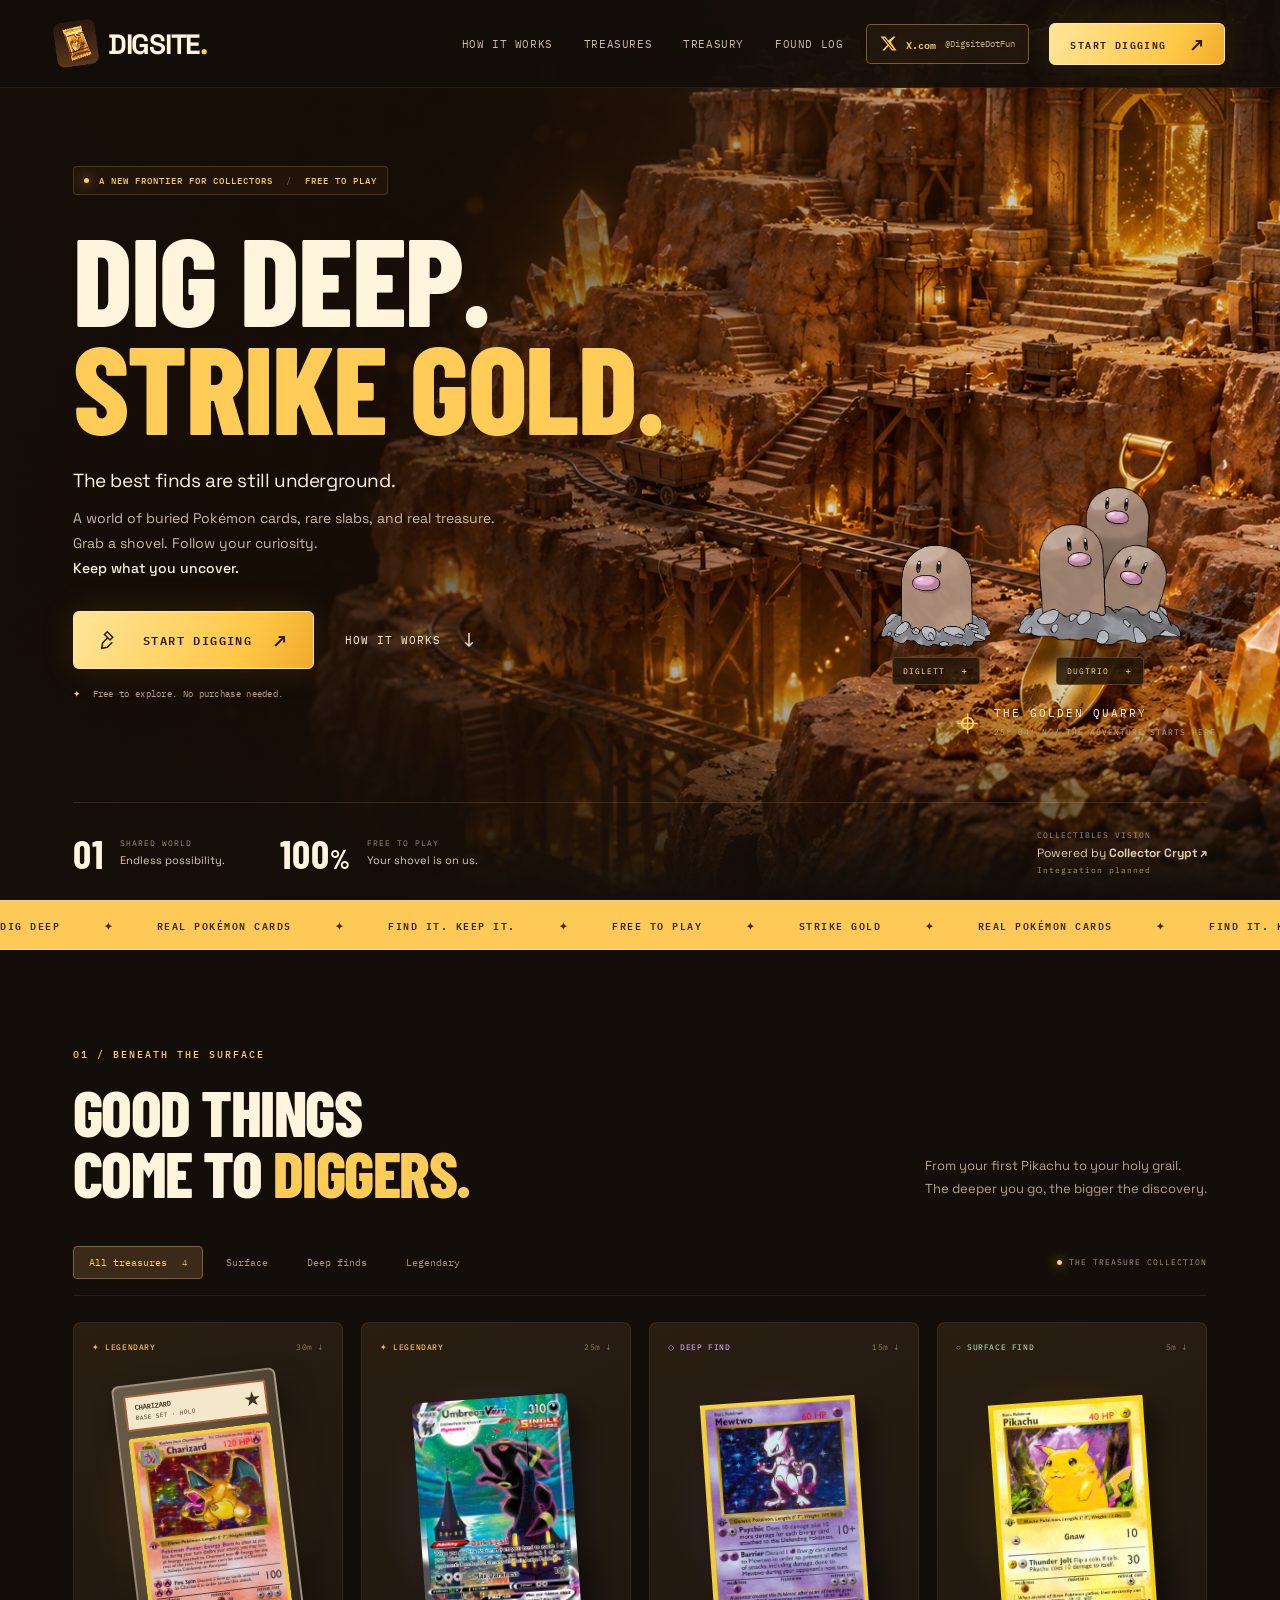
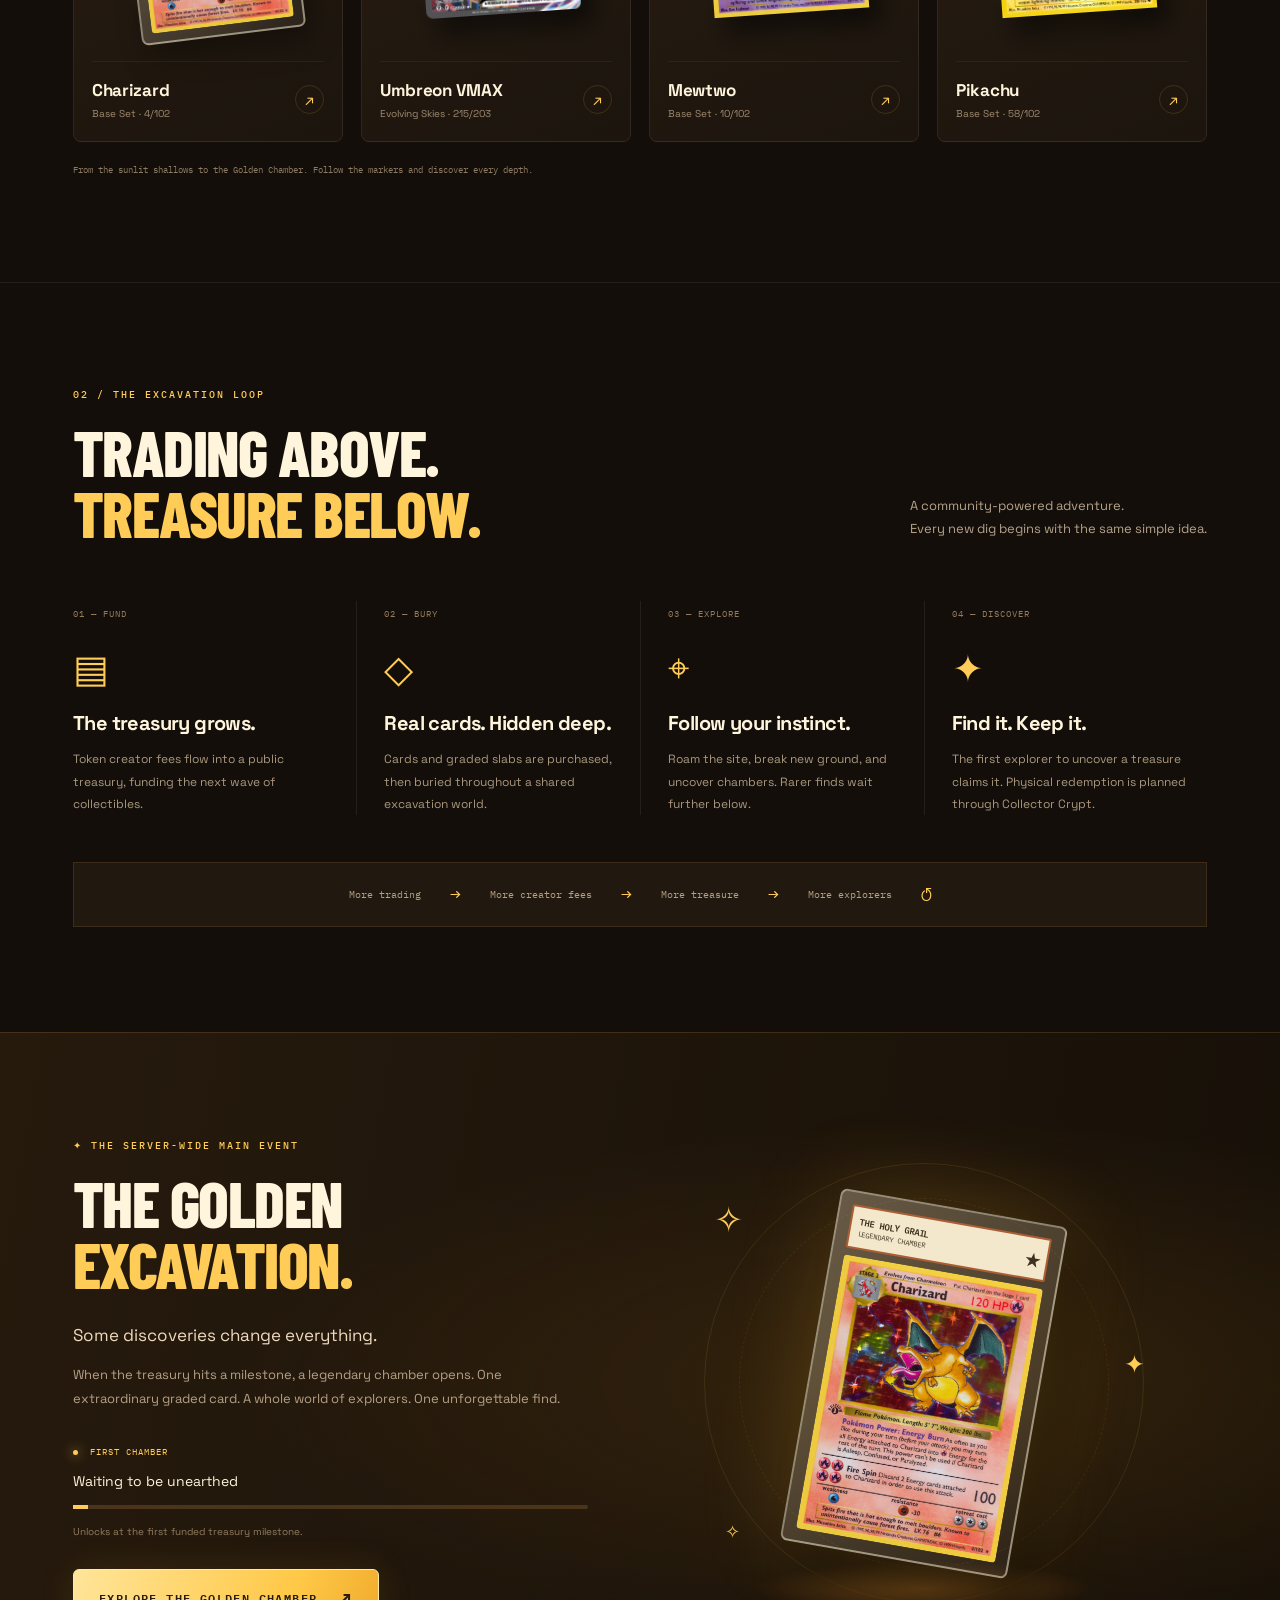
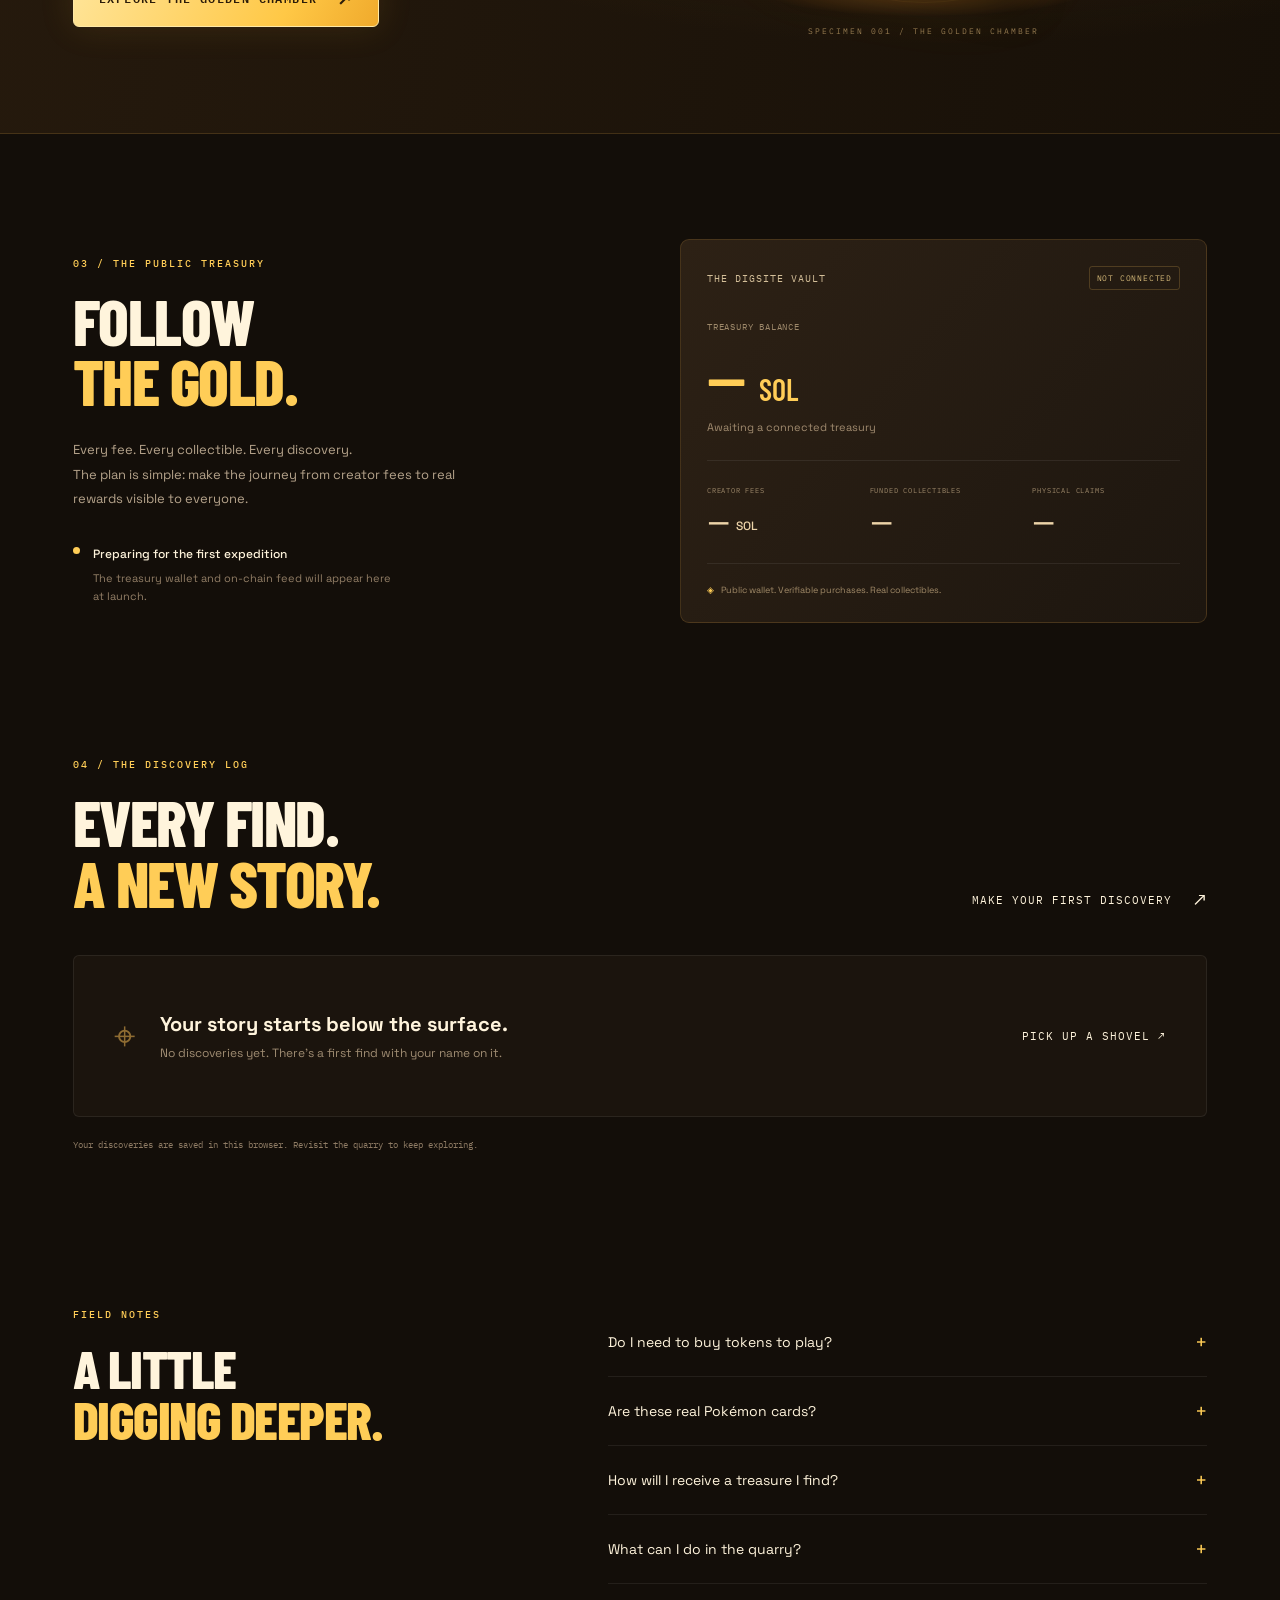
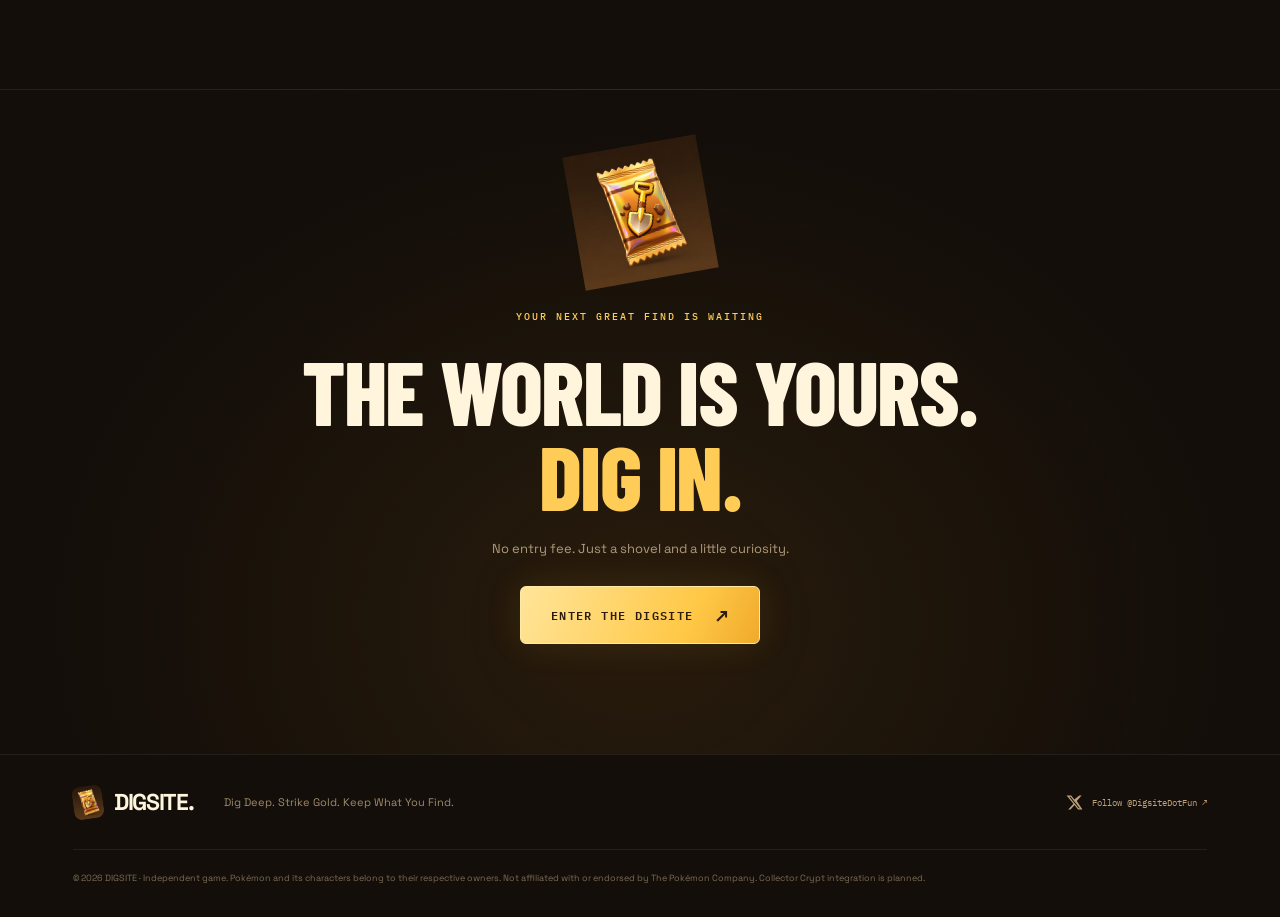
<file: index.html>
<!doctype html>
<html lang="en">
<head>
  <meta charset="UTF-8"><meta name="viewport" content="width=device-width,initial-scale=1">
  <title>DIGSITE — Dig Deep. Strike Gold.</title>
  <meta name="description" content="A new frontier for Pokémon collectors. Explore, excavate, and discover DIGSITE — a free-to-play treasure excavation world.">
  <meta name="theme-color" content="#140e08"><link rel="icon" href="./golden-pack.png">
  <link rel="stylesheet" href="styles.css"><script src="app.js" defer></script>
</head>
<body>
<a class="skip-link" href="#main">Skip to content</a>
<header class="site-header"><a class="brand" href="#" aria-label="DIGSITE home"><img src="./golden-pack.png" alt="Golden shovel pack"><span>DIGSITE<span class="brand-dot">.</span></span></a><nav aria-label="Main navigation"><a href="#how-it-works">How it works</a><a href="#treasures">Treasures</a><a href="#treasury">Treasury</a><a href="#finds">Found log</a></nav><a class="x-button" href="https://x.com/DigsiteDotFun" target="_blank" rel="noopener noreferrer" aria-label="Follow DigsiteDotFun on X" title="@DigsiteDotFun"><svg viewBox="0 0 24 24" aria-hidden="true"><path d="M18.9 2H22l-6.8 7.8L23.2 22h-6.3l-4.9-6.4L6.4 22H3.2l7.3-8.4L.8 2h6.5l4.4 5.9L18.9 2Zm-1.1 18h1.7L6.4 3.9H4.6L17.8 20Z"/></svg><span class="x-label">X.com</span><span class="x-handle">@DigsiteDotFun</span></a><a class="button small" href="play.html">Start digging <span>↗</span></a><button class="menu-toggle" aria-label="Open menu" aria-expanded="false">☰</button></header>
<main id="main">
<section class="hero">
  <div class="hero-art" role="img" aria-label="A golden shovel, glowing crystals, and a legendary chamber in an excavated sandstone canyon"></div><div class="hero-shade"></div>
  <div class="hero-content"><div class="eyebrow hero-badge"><i></i> A NEW FRONTIER FOR COLLECTORS <span> / </span> FREE TO PLAY</div><h1>DIG DEEP.<br><span>STRIKE<br class="mobile-only"> GOLD.</span></h1><p class="hero-subtitle">The best finds are still underground.</p><p class="hero-description">A world of buried Pokémon cards, rare slabs, and real treasure. Grab a shovel. Follow your curiosity.<br><strong>Keep what you uncover.</strong></p><div class="hero-actions"><a class="button" href="play.html"><svg viewBox="0 0 24 24" aria-hidden="true"><path d="m9 3 6 6-3 3-6-6zm.5 6.5L4 15l-1 6 6-1 5.5-5.5"/></svg> Start digging <span>↗</span></a><a class="text-link" href="#how-it-works">How it works <span>↓</span></a></div><div class="hero-note"><span>✦</span> Free to explore. No purchase needed.</div></div>
  <div class="quarry-crew" aria-label="Meet the digging crew"><button data-pokemon="diglett" aria-label="Meet Diglett"><img src="./diglett.png" alt="Diglett"><span>DIGLETT <b>＋</b></span></button><button data-pokemon="dugtrio" aria-label="Meet Dugtrio"><img src="./dugtrio.png" alt="Dugtrio"><span>DUGTRIO <b>＋</b></span></button></div>
  <div class="scene-label"><span class="crosshair">⌖</span><div>THE GOLDEN QUARRY<small>25° 04′ N / THE ADVENTURE STARTS HERE</small></div></div>
  <div class="hero-bottom"><div><span class="stat-number">01</span><span>SHARED WORLD<br><b>Endless possibility.</b></span></div><div><span class="stat-number">100<span>%</span></span><span>FREE TO PLAY<br><b>Your shovel is on us.</b></span></div><div class="hero-partner"><span>COLLECTIBLES VISION</span><b>Powered by <a href="https://collectorcrypt.com/" target="_blank" rel="noopener">Collector Crypt ↗</a></b><small>Integration planned</small></div></div>
</section>
<div class="ticker" aria-hidden="true"><div>DIG DEEP <span>✦</span> REAL POKÉMON CARDS <span>✦</span> FIND IT. KEEP IT. <span>✦</span> FREE TO PLAY <span>✦</span> STRIKE GOLD <span>✦</span> REAL POKÉMON CARDS <span>✦</span> FIND IT. KEEP IT. <span>✦</span> FREE TO PLAY <span>✦</span></div></div>
<section class="section treasure-section" id="treasures"><div class="section-heading"><div><p class="eyebrow">01 / BENEATH THE SURFACE</p><h2>GOOD THINGS<br>COME TO <em>DIGGERS.</em></h2></div><p>From your first Pikachu to your holy grail.<br>The deeper you go, the bigger the discovery.</p></div><div class="gallery-toolbar"><div class="filters" role="group" aria-label="Filter treasures"><button class="active" data-filter="all" aria-pressed="true">All treasures <span>4</span></button><button data-filter="surface" aria-pressed="false">Surface</button><button data-filter="deep" aria-pressed="false">Deep finds</button><button data-filter="legendary" aria-pressed="false">Legendary</button></div><span class="small-note"><i></i> THE TREASURE COLLECTION</span></div>
<div class="treasure-grid">
  <button class="treasure-card" data-rarity="legendary" data-card="charizard"><div class="card-top"><span class="rarity legendary">✦ LEGENDARY</span><span>30m ↓</span></div><div class="card-art"><div class="slab"><div class="slab-label"><b>CHARIZARD</b><span>BASE SET · HOLO</span><strong>★</strong></div><img src="./charizard.png" alt="Original Pokémon Base Set Charizard holographic card"></div></div><div class="card-caption"><div><h3>Charizard</h3><p>Base Set · 4/102</p></div><span class="round-arrow">↗</span></div></button>
  <button class="treasure-card" data-rarity="legendary" data-card="umbreon"><div class="card-top"><span class="rarity legendary">✦ LEGENDARY</span><span>25m ↓</span></div><div class="card-art purple"><img src="./umbreon.png" alt="Pokémon Umbreon VMAX alternate art card"></div><div class="card-caption"><div><h3>Umbreon VMAX</h3><p>Evolving Skies · 215/203</p></div><span class="round-arrow">↗</span></div></button>
  <button class="treasure-card" data-rarity="deep" data-card="mewtwo"><div class="card-top"><span class="rarity deep">◇ DEEP FIND</span><span>15m ↓</span></div><div class="card-art violet"><img src="./mewtwo.png" alt="Original Pokémon Base Set Mewtwo holographic card"></div><div class="card-caption"><div><h3>Mewtwo</h3><p>Base Set · 10/102</p></div><span class="round-arrow">↗</span></div></button>
  <button class="treasure-card" data-rarity="surface" data-card="pikachu"><div class="card-top"><span class="rarity surface">○ SURFACE FIND</span><span>5m ↓</span></div><div class="card-art yellow"><img src="./pikachu-card.png" alt="Original Pokémon Base Set Pikachu card"></div><div class="card-caption"><div><h3>Pikachu</h3><p>Base Set · 58/102</p></div><span class="round-arrow">↗</span></div></button>
</div><p class="gallery-footnote">From the sunlit shallows to the Golden Chamber. Follow the markers and discover every depth.</p></section>
<section class="section how-section" id="how-it-works"><div class="section-heading"><div><p class="eyebrow">02 / THE EXCAVATION LOOP</p><h2>TRADING ABOVE.<br><em>TREASURE BELOW.</em></h2></div><p>A community-powered adventure.<br>Every new dig begins with the same simple idea.</p></div><div class="steps"><article><span class="step-num">01 — FUND</span><div class="step-icon">▤</div><h3>The treasury grows.</h3><p>Token creator fees flow into a public treasury, funding the next wave of collectibles.</p></article><article><span class="step-num">02 — BURY</span><div class="step-icon">◇</div><h3>Real cards. Hidden deep.</h3><p>Cards and graded slabs are purchased, then buried throughout a shared excavation world.</p></article><article><span class="step-num">03 — EXPLORE</span><div class="step-icon">⌖</div><h3>Follow your instinct.</h3><p>Roam the site, break new ground, and uncover chambers. Rarer finds wait further below.</p></article><article><span class="step-num">04 — DISCOVER</span><div class="step-icon">✦</div><h3>Find it. Keep it.</h3><p>The first explorer to uncover a treasure claims it. Physical redemption is planned through Collector Crypt.</p></article></div><div class="flywheel"><span>More trading</span><b>→</b><span>More creator fees</span><b>→</b><span>More treasure</span><b>→</b><span>More explorers</span><b>↺</b></div></section>
<section class="section golden-section" id="golden"><div class="golden-copy"><p class="eyebrow">✦ THE SERVER-WIDE MAIN EVENT</p><h2>THE GOLDEN<br><em>EXCAVATION.</em></h2><p>Some discoveries change everything.</p><p>When the treasury hits a milestone, a legendary chamber opens. One extraordinary graded card. A whole world of explorers. One unforgettable find.</p><div class="event-state"><span><i></i> FIRST CHAMBER</span><b>Waiting to be unearthed</b><div class="progress-track"><div></div></div><small>Unlocks at the first funded treasury milestone.</small></div><a href="play.html" class="button">Explore the golden chamber <span>↗</span></a></div><div class="golden-visual"><div class="orbit orbit-one"></div><div class="orbit orbit-two"></div><span class="gold-spark s1">✧</span><span class="gold-spark s2">✦</span><span class="gold-spark s3">✧</span><div class="golden-slab slab"><div class="slab-label"><b>THE HOLY GRAIL</b><span>LEGENDARY CHAMBER</span><strong>★</strong></div><img src="./charizard.png" alt="Charizard Base Set card displayed in a collectible slab"></div><div class="golden-plinth"></div><span class="specimen-label">SPECIMEN 001 / THE GOLDEN CHAMBER</span></div></section>
<section class="section treasury-section" id="treasury"><div class="treasury-copy"><p class="eyebrow">03 / THE PUBLIC TREASURY</p><h2>FOLLOW<br><em>THE GOLD.</em></h2><p>Every fee. Every collectible. Every discovery.<br>The plan is simple: make the journey from creator fees to real rewards visible to everyone.</p><div class="treasury-status"><span class="status-dot"></span><div><b>Preparing for the first expedition</b><p>The treasury wallet and on-chain feed will appear here at launch.</p></div></div></div><div class="treasury-panel"><div class="panel-title"><span>THE DIGSITE VAULT</span><span class="outline-badge">NOT CONNECTED</span></div><div class="vault-balance"><small>TREASURY BALANCE</small><strong>— <span>SOL</span></strong><p>Awaiting a connected treasury</p></div><div class="vault-metrics"><div><small>CREATOR FEES</small><strong>— <span>SOL</span></strong></div><div><small>FUNDED COLLECTIBLES</small><strong>—</strong></div><div><small>PHYSICAL CLAIMS</small><strong>—</strong></div></div><div class="vault-footer"><span>◈</span> Public wallet. Verifiable purchases. Real collectibles.</div></div></section>
<section class="section found-section" id="finds"><div class="section-heading"><div><p class="eyebrow">04 / THE DISCOVERY LOG</p><h2>EVERY FIND.<br><em>A NEW STORY.</em></h2></div><a class="text-link" href="play.html">Make your first discovery <span>↗</span></a></div><div id="found-log" class="found-log"></div><p class="gallery-footnote">Your discoveries are saved in this browser. Revisit the quarry to keep exploring.</p></section>
<section class="section faq-section"><div><p class="eyebrow">FIELD NOTES</p><h2>A LITTLE<br><em>DIGGING DEEPER.</em></h2></div><div class="faq-list"><details><summary>Do I need to buy tokens to play?<span>+</span></summary><p>No. The core game is designed to be free to play. Creator fees fund rewards; buying tokens or paying for a dig is not required. Exploring the quarry needs no wallet.</p></details><details><summary>Are these real Pokémon cards?<span>+</span></summary><p>DIGSITE features authentic Pokémon card artwork and an in-game collection. Physical Pokémon cards and graded slabs are part of the rewards roadmap. Physical rewards are not currently available to claim.</p></details><details><summary>How will I receive a treasure I find?<span>+</span></summary><p>At launch, a verified discovery would be recorded for the winning player. The planned Collector Crypt integration would support redemption of the collectible. Wallet verification, inventory custody, and shipping are not yet available.</p></details><details><summary>What can I do in the quarry?<span>+</span></summary><p>Run and jump through a 3D quarry, meet Pikachu, Eevee, Diglett, and Dugtrio, collect gold, and discover distant landmarks. Talk to Pokémon for clues or invite one to follow you. Excavate three treasures to unlock the Golden Chamber. Your progress stays in this browser.</p></details></div></section>
<section class="final-cta"><img src="./golden-pack.png" alt="DIGSITE golden shovel pack"><p class="eyebrow">YOUR NEXT GREAT FIND IS WAITING</p><h2>THE WORLD IS YOURS.<br><em>DIG IN.</em></h2><p>No entry fee. Just a shovel and a little curiosity.</p><a class="button" href="play.html">Enter the digsite <span>↗</span></a></section>
</main><footer><a class="brand" href="#"><img src="./golden-pack.png" alt=""><span>DIGSITE.</span></a><p>Dig Deep. Strike Gold. Keep What You Find.</p><a class="footer-social" href="https://x.com/DigsiteDotFun" target="_blank" rel="noopener noreferrer"><svg viewBox="0 0 24 24" aria-hidden="true"><path d="M18.9 2H22l-6.8 7.8L23.2 22h-6.3l-4.9-6.4L6.4 22H3.2l7.3-8.4L.8 2h6.5l4.4 5.9L18.9 2Zm-1.1 18h1.7L6.4 3.9H4.6L17.8 20Z"/></svg> Follow @DigsiteDotFun ↗</a><div class="footer-fine">© 2026 DIGSITE · Independent game. Pokémon and its characters belong to their respective owners. Not affiliated with or endorsed by The Pokémon Company. Collector Crypt integration is planned.</div></footer>
<dialog id="card-dialog" class="card-dialog"><button class="close-dialog" aria-label="Close collectible details">×</button><div id="card-dialog-content"></div></dialog>
</body></html>
</file>
<file: styles.css>
@import url('./fonts.css');
:root{--bg:#130e09;--panel:#21180f;--gold:#ffcd57;--gold2:#ef9f20;--cream:#fff4dc;--muted:#b5a38b;--line:#ffffff12;--mono:'IBM Plex Mono',monospace;--body:'Space Grotesk',sans-serif;--display:'Barlow Condensed','Arial Narrow',Impact,sans-serif;color-scheme:dark}*{box-sizing:border-box}html{scroll-behavior:smooth;scroll-padding-top:100px}body{margin:0;background:var(--bg);color:var(--cream);font-family:var(--body);font-size:16px}a{color:inherit;text-decoration:none}button,input{font:inherit}button,a{-webkit-tap-highlight-color:transparent}button{cursor:pointer}button:focus-visible,a:focus-visible,summary:focus-visible,input:focus-visible{outline:2px solid var(--gold);outline-offset:5px}img{max-width:100%;display:block}button{color:inherit}::selection{background:var(--gold);color:var(--bg)}.skip-link{position:fixed;top:-100px;z-index:100;background:var(--gold);color:#000;padding:15px}.skip-link:focus{top:0}.site-header{height:88px;padding:0 4.3%;display:flex;align-items:center;justify-content:space-between;gap:28px;border-bottom:1px solid var(--line);background:#130e09eb;position:absolute;inset:0 0 auto;z-index:10}.brand{display:flex;align-items:center;gap:11px;font-weight:800;font-size:28px;letter-spacing:-1.3px}.brand>img{width:42px;height:45px;object-fit:cover;border-radius:8px;transform:rotate(-8deg)}.brand-dot{color:var(--gold)}nav{display:flex;gap:31px;margin-left:auto;margin-right:25px}nav a,.eyebrow,.button,.text-link,.small-note,.filters,.card-top,.step-num,.panel-title,.outline-badge,.vault-balance small,.vault-metrics small,.scene-label,.hero-note,.hero-bottom,.gallery-footnote,.specimen-label,.ticker{font-family:var(--mono)}nav a{font-size:11px;text-transform:uppercase;letter-spacing:.6px;color:#cbbba4}nav a:hover{color:var(--gold)}.button{display:inline-flex;align-items:center;justify-content:center;gap:22px;min-height:58px;padding:17px 25px;border-radius:6px;font-size:12px;text-transform:uppercase;font-weight:600;letter-spacing:1.4px;background:linear-gradient(115deg,#ffe59a,#ffc846 70%,#f0aa2c);color:#2c1c09;box-shadow:0 0 35px #eaa52e20;border:1px solid #ffe9a6;transition:transform .2s,box-shadow .2s}.button:hover{transform:translateY(-3px);box-shadow:0 8px 40px #eaa52e45}.button span{font-size:20px;line-height:.7}.button svg{width:22px;height:22px;fill:none;stroke:currentColor;stroke-width:1.7}.button.small{min-height:42px;padding:10px 20px;font-size:10px;gap:24px}.menu-toggle{display:none}.hero{min-height:850px;height:min(930px,100svh);position:relative;isolation:isolate;overflow:hidden;padding:166px 5.7% 135px;background:#1d1209}.hero-art{position:absolute;inset:0;background:url('./hero.png') center center/cover no-repeat;z-index:-3}.hero-shade{position:absolute;inset:0;background:linear-gradient(90deg,#160e08ed 0%,#160e08be 26%,#160e0840 55%,transparent 75%),linear-gradient(0deg,#130e09 0%,transparent 28%,#130e0950 100%);z-index:-2}.hero-content{position:relative;max-width:790px}.eyebrow{font-size:10px;font-weight:500;letter-spacing:2px;color:var(--gold);margin:0 0 25px}.hero-badge{display:inline-flex;align-items:center;gap:10px;font-size:9px;letter-spacing:1px;background:#31211266;border:1px solid #f5c35833;border-radius:4px;padding:8px 10px;margin-bottom:29px}.hero-badge i,.small-note i,.event-state i{display:inline-block;width:5px;height:5px;background:var(--gold);border-radius:50%;box-shadow:0 0 12px var(--gold)}.hero-badge>span{color:#665039;margin:0 3px}h1,h2,h3,p{margin-top:0}h1,h2{font-family:var(--display);font-weight:800;letter-spacing:-1.5px;text-transform:uppercase}h1{font-size:clamp(100px,9.7vw,154px);line-height:.87;margin:0 0 28px}h1>span,h2 em{font-style:normal;color:var(--gold)}.hero-subtitle{font-size:19px;letter-spacing:-.4px;margin-bottom:13px}.hero-description{max-width:440px;font-size:14px;line-height:1.8;color:#cab9a1}.hero-description strong{font-weight:500;color:var(--cream)}.hero-actions{display:flex;align-items:center;gap:31px;margin-top:29px}.text-link{font-size:11px;text-transform:uppercase;letter-spacing:1px;display:inline-flex;gap:22px;align-items:center}.text-link:hover{color:var(--gold)}.text-link span{font-size:20px}.hero-note{font-size:9px;margin-top:19px;color:#bba385;letter-spacing:.3px}.hero-note span{color:var(--gold);margin-right:6px}.scene-label{position:absolute;right:5%;bottom:154px;display:flex;gap:14px;align-items:center;font-size:11px;letter-spacing:2px}.scene-label small{display:block;font-size:8px;letter-spacing:1px;color:#bba88b;margin-top:7px}.crosshair{font-size:38px;color:var(--gold)}.hero-bottom{position:absolute;bottom:0;left:5.7%;right:5.7%;display:flex;align-items:center;gap:55px;border-top:1px solid #f6d7a522;padding:27px 0 25px;font-size:8px;letter-spacing:1px;color:#9f8e77}.hero-bottom>div{display:flex;align-items:center;gap:16px}.hero-bottom b{display:block;font-family:var(--body);font-size:11px;font-weight:400;color:#dccbb1;letter-spacing:0;margin-top:5px}.stat-number{font-family:var(--display);font-weight:700;font-size:40px;line-height:1;color:var(--cream)}.stat-number span{font-size:26px}.hero-bottom .hero-partner{margin-left:auto;display:block}.hero-partner b{font-size:12px}.hero-partner a{font-weight:700}.hero-partner small{display:block;font-size:8px;color:#ac9879;margin-top:4px}.ticker{background:#ffc958;color:#40280c;overflow:hidden;border-block:1px solid #f6d37c;font-size:10px;letter-spacing:1.5px;font-weight:600;padding:15px 0;white-space:nowrap}.ticker>div{width:max-content;animation:marquee 55s linear infinite}.ticker span{margin:0 36px}@keyframes marquee{to{transform:translateX(-35%)}}.section{padding:105px 5.7%;max-width:1700px;margin:auto}.section-heading{display:flex;align-items:flex-end;justify-content:space-between;gap:40px;margin-bottom:42px}h2{font-size:clamp(54px,5vw,76px);line-height:.95;margin-bottom:0}.section-heading>p{color:var(--muted);font-size:13px;line-height:1.8;margin:0 0 3px;max-width:350px}.section .eyebrow{margin-bottom:21px}.treasure-section{padding-top:98px}.gallery-toolbar{display:flex;align-items:center;justify-content:space-between;border-bottom:1px solid var(--line);margin-bottom:26px;padding-bottom:16px;gap:20px}.filters{display:flex;gap:7px}.filters button{border:1px solid transparent;background:transparent;color:#aa967e;padding:9px 15px;font-size:10px;border-radius:4px}.filters button.active{background:#3b2a17;border-color:#806036;color:var(--gold)}.filters button:hover{color:var(--gold)}.filters span{font-size:9px;margin-left:9px;color:#cda55c}.small-note{font-size:8px;letter-spacing:1px;color:#a8957a;display:flex;align-items:center;gap:7px}.treasure-grid{display:grid;grid-template-columns:repeat(4,1fr);gap:18px}.treasure-card{padding:19px 18px 21px;text-align:left;background:linear-gradient(155deg,#2a1e12,#1c150e);border:1px solid #ffffff12;border-radius:8px;transition:transform .25s,border-color .25s;overflow:hidden}.treasure-card:hover{transform:translateY(-7px);border-color:#c99b4b88}.treasure-card[hidden]{display:none}.card-top{display:flex;align-items:center;justify-content:space-between;gap:6px;font-size:8px;color:#927c5d;letter-spacing:.6px}.rarity{font-weight:500}.legendary{color:#efbe54}.deep{color:#bd9ae0}.surface{color:#a2c2a1}.card-art{position:relative;min-height:285px;display:flex;align-items:center;justify-content:center;margin:12px -5px;background:radial-gradient(ellipse,#9c632a55,transparent 68%)}.card-art>img{width:64%;max-height:257px;object-fit:contain;transform:rotate(-4deg);filter:drop-shadow(12px 17px 12px #0008);transition:transform .4s}.treasure-card:hover .card-art>img{transform:rotate(1deg) scale(1.04)}.card-art.purple{background:radial-gradient(ellipse,#8b6cac40,transparent 67%)}.card-art.violet{background:radial-gradient(ellipse,#66418440,transparent 67%)}.card-art.yellow{background:radial-gradient(ellipse,#c29b1c35,transparent 67%)}.slab{border:2px solid #ddd6bc88;background:linear-gradient(125deg,#efdfbd55,#b4b0a415);border-radius:7px;padding:9px;box-shadow:8px 14px 30px #0005;transform:rotate(-7deg);width:68%}.slab img{border-radius:4px;width:100%}.slab-label{display:flex;flex-direction:column;background:#f4e8cc;color:#3d321f;padding:6px 5px 6px 8px;border:2px solid #aa5e34;border-radius:2px;position:relative;margin-bottom:7px;font-family:var(--mono);font-size:6px;line-height:1.5}.slab-label b{font-size:7px}.slab-label strong{position:absolute;right:6px;font-size:17px;top:3px}.card-caption{display:flex;align-items:center;justify-content:space-between;gap:6px;border-top:1px solid #ffffff0d;padding-top:17px}.card-caption h3{font-size:17px;letter-spacing:-.3px;margin:0 0 6px}.card-caption p{font-size:10px;color:#9f8a6f;margin:0}.round-arrow{width:29px;height:29px;border:1px solid #a57c3e40;border-radius:50%;display:grid;place-items:center;font-size:15px;color:var(--gold)}.gallery-footnote{font-size:9px;line-height:1.7;color:#8e7b64;margin:20px 0 0}.how-section{border-top:1px solid var(--line)}.steps{display:grid;grid-template-columns:repeat(4,1fr);gap:0;margin-top:58px}.steps article{padding:0 27px;border-left:1px solid #ffffff12}.steps article:first-child{padding-left:0;border:0}.steps article:last-child{padding-right:0}.step-num{font-size:9px;color:#937b5d;letter-spacing:1px}.step-icon{color:var(--gold);font-size:38px;margin:25px 0 20px;font-family:Arial,sans-serif}.steps h3{font-size:20px;letter-spacing:-.6px;margin-bottom:13px;line-height:1.2}.steps p{font-size:12px;line-height:1.85;color:#aa987f;margin:0}.flywheel{margin-top:47px;background:#21180f;border:1px solid #72542e55;padding:20px;display:flex;align-items:center;justify-content:center;gap:29px;font-family:var(--mono);font-size:10px;color:#b6a083}.flywheel b{color:var(--gold);font-size:18px;font-weight:400}.golden-section{position:relative;display:grid;grid-template-columns:1fr 1fr;align-items:center;background:radial-gradient(ellipse at 74% 50%,#78501644,transparent 53%),linear-gradient(100deg,#261a0d,#171008);border-block:1px solid #c7984333;overflow:hidden;max-width:none}.golden-copy{max-width:515px}.golden-copy>p:not(.eyebrow){color:#b5a086;line-height:1.8;font-size:13px;margin-top:25px}.golden-copy>p:nth-of-type(2){color:#eedabd;margin-bottom:-12px;font-size:17px}.event-state{margin:29px 0}.event-state>span{font-family:var(--mono);font-size:9px;color:var(--gold);letter-spacing:1px}.event-state i{margin-right:6px}.event-state b{display:block;font-size:14px;margin-top:12px;font-weight:400}.progress-track{height:4px;width:100%;background:#4a341a;margin:15px 0 10px;border-radius:3px}.progress-track>div{width:3%;height:100%;background:var(--gold)}.event-state small{font-size:10px;color:#927d60}.golden-visual{position:relative;min-height:490px;display:flex;align-items:center;justify-content:center;isolation:isolate}.golden-slab{width:230px;padding:12px;transform:rotate(10deg);box-shadow:0 0 90px #ffb72b33,25px 30px 35px #0006;animation:float 6s ease-in-out infinite}.golden-slab .slab-label{padding:8px;font-size:7px}.golden-slab .slab-label b{font-size:9px}.golden-slab .slab-label strong{top:9px}.golden-plinth{position:absolute;bottom:12px;width:330px;height:55px;border-radius:50%;background:radial-gradient(ellipse,#9a601e88,#34200d88 60%,transparent 72%);z-index:-1}.orbit{position:absolute;border:1px solid #c3933e24;width:440px;height:440px;border-radius:50%;z-index:-1}.orbit-two{width:370px;height:370px;border-style:dashed;border-color:#bd8e3c20}.gold-spark{position:absolute;color:var(--gold);font-size:25px}.s1{top:60px;left:13%;font-size:35px}.s2{right:11%;top:210px}.s3{left:15%;bottom:85px;font-size:18px}.specimen-label{position:absolute;bottom:-8px;font-size:8px;color:#947a50;letter-spacing:2px}@keyframes float{50%{transform:rotate(7deg) translateY(-13px)}}.treasury-section{display:grid;grid-template-columns:1fr 1fr;gap:80px;align-items:center}.treasury-copy>p:not(.eyebrow){color:var(--muted);line-height:1.9;font-size:13px;margin-top:26px;max-width:390px}.treasury-status{display:flex;gap:13px;align-items:flex-start;margin-top:30px}.status-dot{width:7px;height:7px;border-radius:50%;background:var(--gold);margin-top:5px;flex-shrink:0}.treasury-status b{font-size:12px;font-weight:500}.treasury-status p{color:#927e66;font-size:11px;line-height:1.6;margin:7px 0 0;max-width:300px}.treasury-panel{padding:26px;background:linear-gradient(130deg,#2d2115,#1d160f);border:1px solid #8c672d55;border-radius:9px}.panel-title{font-size:10px;letter-spacing:1px;display:flex;align-items:center;justify-content:space-between;color:#d4bf99}.outline-badge{font-size:8px;letter-spacing:.8px;border:1px solid #92713966;color:#d3b777;border-radius:3px;padding:6px 7px}.vault-balance{padding:31px 0 26px;border-bottom:1px solid var(--line)}.vault-balance small,.vault-metrics small{font-size:9px;color:#9d886a;letter-spacing:.8px;display:block}.vault-balance>strong{font-family:var(--display);font-size:66px;color:var(--gold);font-weight:600;line-height:1.3}.vault-balance>strong>span{font-size:30px}.vault-balance p{font-size:11px;color:#a18b6f;margin:2px 0 0}.vault-metrics{display:grid;grid-template-columns:1fr 1fr 1fr;gap:15px;padding:25px 0}.vault-metrics small{font-size:7px}.vault-metrics strong{display:block;font-size:26px;font-weight:500;margin-top:9px;color:#edd4a9}.vault-metrics strong span{font-size:12px}.vault-footer{border-top:1px solid var(--line);padding-top:20px;font-size:9px;color:#a18a68}.vault-footer>span{color:var(--gold);margin-right:5px}.found-section{padding-top:30px}.found-log{border:1px solid var(--line);background:#1b140d;border-radius:6px;overflow:hidden}.found-empty{display:flex;align-items:center;gap:25px;min-height:160px;padding:28px 40px}.found-empty>span{font-size:38px;color:#8e6c32}.found-empty h3{font-size:20px;margin:0 0 8px}.found-empty p{font-size:12px;color:#9f8c72;margin:0}.found-empty>a{margin-left:auto}.found-row{display:flex;gap:25px;align-items:center;padding:19px 27px;border-bottom:1px solid var(--line)}.found-row:last-child{border:0}.found-row img{height:70px;width:50px;object-fit:contain}.found-row h3{font-size:15px;margin:0 0 7px}.found-row p{font-size:10px;color:var(--muted);margin:0}.found-row>span{margin-left:auto;color:var(--gold);font-family:var(--mono);font-size:9px}.faq-section{display:grid;grid-template-columns:1fr 1.3fr;gap:75px;padding-top:50px}.faq-section h2{font-size:54px}.faq-list details{border-bottom:1px solid var(--line);padding:21px 0}.faq-list summary{cursor:pointer;list-style:none;display:flex;align-items:center;justify-content:space-between;gap:25px;font-size:14px}.faq-list summary::-webkit-details-marker{display:none}.faq-list summary span{color:var(--gold);font-size:20px}.faq-list details[open] summary span{transform:rotate(45deg)}.faq-list details p{font-size:12px;color:var(--muted);line-height:1.9;margin:17px 0 0;max-width:560px}.final-cta{padding:55px 5% 110px;text-align:center;background:radial-gradient(ellipse at 50% 80%,#67431640,transparent 65%);border-top:1px solid var(--line)}.final-cta>img{height:135px;width:135px;object-fit:cover;mix-blend-mode:lighten;margin:0 auto 30px;transform:rotate(-10deg)}.final-cta h2{font-size:clamp(62px,7vw,104px)}.final-cta>p:not(.eyebrow){font-size:13px;color:#ae9a7a;margin:22px 0 29px}.final-cta .button{min-width:240px}footer{display:flex;align-items:center;flex-wrap:wrap;gap:30px;padding:31px 5.7%;border-top:1px solid var(--line)}footer .brand{font-size:23px}footer .brand img{width:30px;height:33px}footer>p{margin:0;font-size:11px;color:#a18b6c}footer>a:last-of-type{font-family:var(--mono);font-size:9px;color:#bca27c;margin-left:auto}.footer-fine{flex-basis:100%;border-top:1px solid var(--line);padding-top:20px;font-size:9px;color:#7c6b55;line-height:1.8}.mobile-only{display:none}.card-dialog{background:#251b12;color:var(--cream);border:1px solid #8a693a;width:min(680px,92vw);padding:45px;border-radius:12px;max-height:90svh;overflow:auto;box-shadow:0 30px 150px #000b}.card-dialog::backdrop{background:#0c0805d9;backdrop-filter:blur(8px)}.close-dialog{position:absolute;right:14px;top:10px;border:0;background:none;color:var(--muted);font-size:28px}.dialog-layout{display:grid;grid-template-columns:210px 1fr;align-items:center;gap:34px}.dialog-layout>img{filter:drop-shadow(0 15px 20px #0006);border-radius:8px}.dialog-layout h2{font-size:43px;margin-bottom:15px}.dialog-layout p{color:var(--muted);font-size:12px;line-height:1.8}.dialog-layout .button{font-size:9px;margin-top:10px;padding:13px;min-height:45px}.dialog-layout .eyebrow{font-size:8px;line-height:1.7;margin-bottom:14px}.dialog-meta{border-block:1px solid var(--line);padding:12px 0;margin:19px 0;font-family:var(--mono);font-size:10px;color:#d4b172}
@media(min-width:1700px){.hero-content{max-width:940px}.hero{padding-left:8%}h1{font-size:170px}.hero-bottom{left:8%;right:8%}.hero-description{font-size:16px;max-width:480px}.section{padding-left:8%;padding-right:8%}}
@media(max-width:1100px){nav{gap:20px;margin-right:0}.hero{min-height:800px}.hero-art{background-position:60% center}.hero-content{max-width:600px}h1{font-size:117px}.hero-subtitle{font-size:17px}.hero-description{max-width:365px;font-size:13px}.scene-label{right:3%;bottom:146px;font-size:9px}.section{padding-top:75px;padding-bottom:75px}.treasure-grid{gap:12px}.treasure-card{padding:15px 12px}.card-art{min-height:240px}.card-caption h3{font-size:14px}.card-top{font-size:7px}.slab-label{font-size:5px;padding-left:3px}.slab-label b{font-size:5px}.slab-label strong{font-size:13px}.steps article{padding:0 20px}.steps h3{font-size:17px}.flywheel{gap:20px;font-size:9px}.treasury-section{gap:45px}.faq-section{gap:45px}.faq-section h2{font-size:45px}}
@media(max-width:760px){.site-header{height:73px;padding:0 5%;gap:15px}.brand{font-size:24px}.brand>img{width:34px;height:37px}.site-header>.button{margin-left:auto;font-size:9px;padding:9px 13px;gap:13px}.menu-toggle{display:block;background:none;border:0;font-size:22px;color:var(--cream);padding:0}.site-header nav{display:none;position:absolute;top:73px;left:0;right:0;background:#21170ff5;padding:26px;flex-direction:column;border-bottom:1px solid #76562a;gap:24px}.site-header nav.open{display:flex}.hero{height:auto;min-height:925px;padding:119px 6% 145px}.hero-art{background-size:auto 650px;background-position:64% 300px}.hero-shade{background:linear-gradient(180deg,#160e08 0%,#160e08e8 25%,#160e0866 47%,transparent 65%,#130e09 89%)}.hero-content{max-width:100%}.hero-badge{font-size:7px;gap:6px;letter-spacing:.5px;padding:7px;margin-bottom:25px}h1{font-size:clamp(86px,16.7vw,125px);line-height:.86;letter-spacing:-1px;margin-bottom:22px}.hero-subtitle{font-size:16px}.hero-description{font-size:12px;max-width:320px}.hero-actions{margin-top:21px;gap:22px}.hero-actions .button{font-size:10px;gap:13px;min-height:52px;padding:14px 17px}.text-link{font-size:9px;gap:10px}.hero-note{font-size:8px}.hero-bottom{left:6%;right:6%;gap:28px;flex-wrap:wrap;padding:22px 0;bottom:0}.hero-bottom>div{gap:12px}.hero-bottom .hero-partner{flex-basis:100%;margin:0;display:flex;align-items:center;gap:10px}.hero-partner>span{font-size:6px;max-width:60px;line-height:1.7}.hero-partner b{font-size:9px;margin:0}.hero-partner small{margin:0 0 0 auto;font-size:7px}.stat-number{font-size:33px}.hero-bottom{font-size:7px}.hero-bottom b{font-size:10px}.scene-label{bottom:174px;right:7%;font-size:8px;letter-spacing:1px}.scene-label small{font-size:6px}.crosshair{font-size:27px}.ticker{padding:12px 0;font-size:8px}.ticker span{margin:0 23px}.section{padding:64px 6%}.section-heading{display:block;margin-bottom:30px}h2{font-size:57px}.eyebrow{font-size:8px;letter-spacing:1.5px}.section-heading>p{font-size:12px;margin-top:20px;line-height:1.7}.gallery-toolbar{display:block}.filters{gap:4px;overflow-x:auto;white-space:nowrap}.filters button{font-size:8px;padding:9px 11px}.filters span{font-size:8px;margin-left:4px}.small-note{margin-top:16px;font-size:7px}.treasure-grid{grid-template-columns:repeat(2,1fr);gap:12px}.treasure-card{padding:13px 10px 15px}.card-art{min-height:215px;margin:8px -4px}.card-top{font-size:6px;letter-spacing:0}.card-art>img{width:77%;max-height:197px}.slab{width:79%;padding:6px}.slab-label{padding:4px;font-size:5px;margin-bottom:5px}.slab-label b{font-size:5px}.slab-label strong{font-size:12px;right:4px;top:4px}.card-caption{padding-top:12px}.card-caption h3{font-size:13px}.card-caption p{font-size:8px}.round-arrow{width:23px;height:23px;font-size:12px;flex-shrink:0}.gallery-footnote{font-size:8px}.steps{grid-template-columns:1fr 1fr;gap:30px 23px;margin-top:36px}.steps article{padding:0!important;border:0}.step-num{font-size:8px}.step-icon{font-size:30px;margin:17px 0 14px}.steps h3{font-size:17px;line-height:1.25}.steps p{font-size:11px;line-height:1.8}.flywheel{margin-top:30px;flex-wrap:wrap;font-size:9px;gap:13px;padding:18px 15px}.flywheel b{font-size:15px}.golden-section{display:flex;flex-direction:column;gap:27px}.golden-copy h2{font-size:62px}.golden-copy>p:not(.eyebrow){font-size:12px}.golden-visual{width:100%;min-height:420px}.golden-slab{width:205px;padding:10px}.orbit-one{width:340px;height:340px}.orbit-two{width:290px;height:290px}.golden-plinth{bottom:0}.specimen-label{bottom:-10px;font-size:7px}.treasury-section{grid-template-columns:1fr;gap:35px}.treasury-copy>p:not(.eyebrow){font-size:12px}.treasury-panel{padding:23px}.panel-title{font-size:9px}.found-section .section-heading>a{margin-top:22px}.found-empty{padding:25px;gap:17px;flex-wrap:wrap}.found-empty>span{font-size:30px}.found-empty h3{font-size:17px}.found-empty p{font-size:10px}.found-empty>a{margin:5px 0 0 47px}.found-row{padding:16px;gap:15px}.found-row h3{font-size:13px}.found-row p{font-size:8px}.found-row>span{font-size:7px}.faq-section{grid-template-columns:1fr;gap:20px}.faq-section h2{font-size:49px}.faq-list summary{font-size:12px}.faq-list details p{font-size:11px}.final-cta{padding:45px 6% 70px}.final-cta h2{font-size:64px}.final-cta>p:not(.eyebrow){font-size:12px}.final-cta>img{width:105px;height:105px}.final-cta .eyebrow{font-size:8px}footer{padding:26px 6%;gap:20px}footer>p{font-size:9px}footer>a:last-of-type{margin-left:0;font-size:8px}.footer-fine{font-size:8px}.card-dialog{padding:38px 25px 25px}.dialog-layout{grid-template-columns:1fr;gap:22px}.dialog-layout>img{max-height:280px;margin:auto}.dialog-layout h2{font-size:39px}.dialog-layout .eyebrow{margin-bottom:8px}}
@media(max-width:380px){.hero-badge{font-size:6px}.hero-actions{gap:15px}.hero-actions .button{padding:13px}.card-art{min-height:180px}.card-art>img{max-height:170px}.card-caption h3{font-size:11px}.card-top{font-size:5px}.hero-bottom{gap:20px}}
@media(prefers-reduced-motion:reduce){html{scroll-behavior:auto}*,*:before,*:after{animation:none!important;transition:none!important}}

.x-button{flex-shrink:0;width:40px;height:40px;display:inline-flex;align-items:center;justify-content:center;border:1px solid #c79a4b55;border-radius:5px;color:var(--gold);background:#291c10a6;transition:background .2s,transform .2s}.x-button:hover{background:#6a461e;transform:translateY(-2px)}.x-button svg,.footer-social svg{width:17px;height:17px;fill:currentColor}.footer-social{display:inline-flex;align-items:center;gap:9px}.site-header{gap:20px}.site-header nav{margin-right:3px}.quarry-crew{position:absolute;right:7%;bottom:215px;display:flex;align-items:flex-end;gap:12px;z-index:1}.quarry-crew button{border:0;background:transparent;padding:0;color:#ffe1a2;transition:transform .25s;position:relative}.quarry-crew button:hover{transform:translateY(-9px)}.quarry-crew button:before{content:'';position:absolute;bottom:19px;left:5%;width:90%;height:22px;background:#190f07a6;border-radius:50%;filter:blur(8px)}.quarry-crew img{width:122px;filter:drop-shadow(0 8px 12px #30140070);position:relative}.quarry-crew button:last-child img{width:181px}.quarry-crew span{position:relative;display:inline-block;border:1px solid #e9bc5940;background:#211609d9;padding:7px 10px;font:8px var(--mono);letter-spacing:1px;border-radius:4px}.quarry-crew b{margin-left:9px;color:var(--gold)}.pokemon-intro img{width:200px;object-fit:contain;filter:drop-shadow(0 12px 22px #0004)}
@media(max-width:1100px){.site-header{gap:13px}.site-header nav{gap:18px}.quarry-crew{right:6%;bottom:210px}.quarry-crew img{width:95px}.quarry-crew button:last-child img{width:145px}}
@media(max-width:760px){.site-header{gap:10px}.site-header>.button{margin-left:0;font-size:8px;padding:9px 10px;gap:9px}.site-header>.x-button{margin-left:auto;width:33px;height:38px}.site-header .brand{font-size:22px;gap:8px}.quarry-crew{right:8%;bottom:230px;gap:8px}.quarry-crew img{width:90px}.quarry-crew button:last-child img{width:135px}.quarry-crew span{font-size:6px;padding:5px 8px}.pokemon-intro img{width:165px}}

.site-header>.x-button{width:auto;padding:0 13px;gap:9px;height:40px;white-space:nowrap;font:10px var(--mono);border-color:#c79a4b88}.site-header .x-label{font-weight:600}.site-header .x-handle{font-size:9px;color:#c7ad7d}.site-header>.x-button:hover{border-color:var(--gold);color:#fff0c4}@media(max-width:1250px){.site-header .x-handle{display:none}}@media(max-width:760px){.site-header>.x-button{width:auto;height:38px;padding:0 9px;gap:6px;font-size:9px}.site-header>.x-button svg{width:14px;height:14px}}@media(max-width:380px){.site-header{gap:8px}.site-header .brand{font-size:19px;gap:5px}.site-header>.button{font-size:7px;padding:9px 8px;gap:5px}}
</file>
